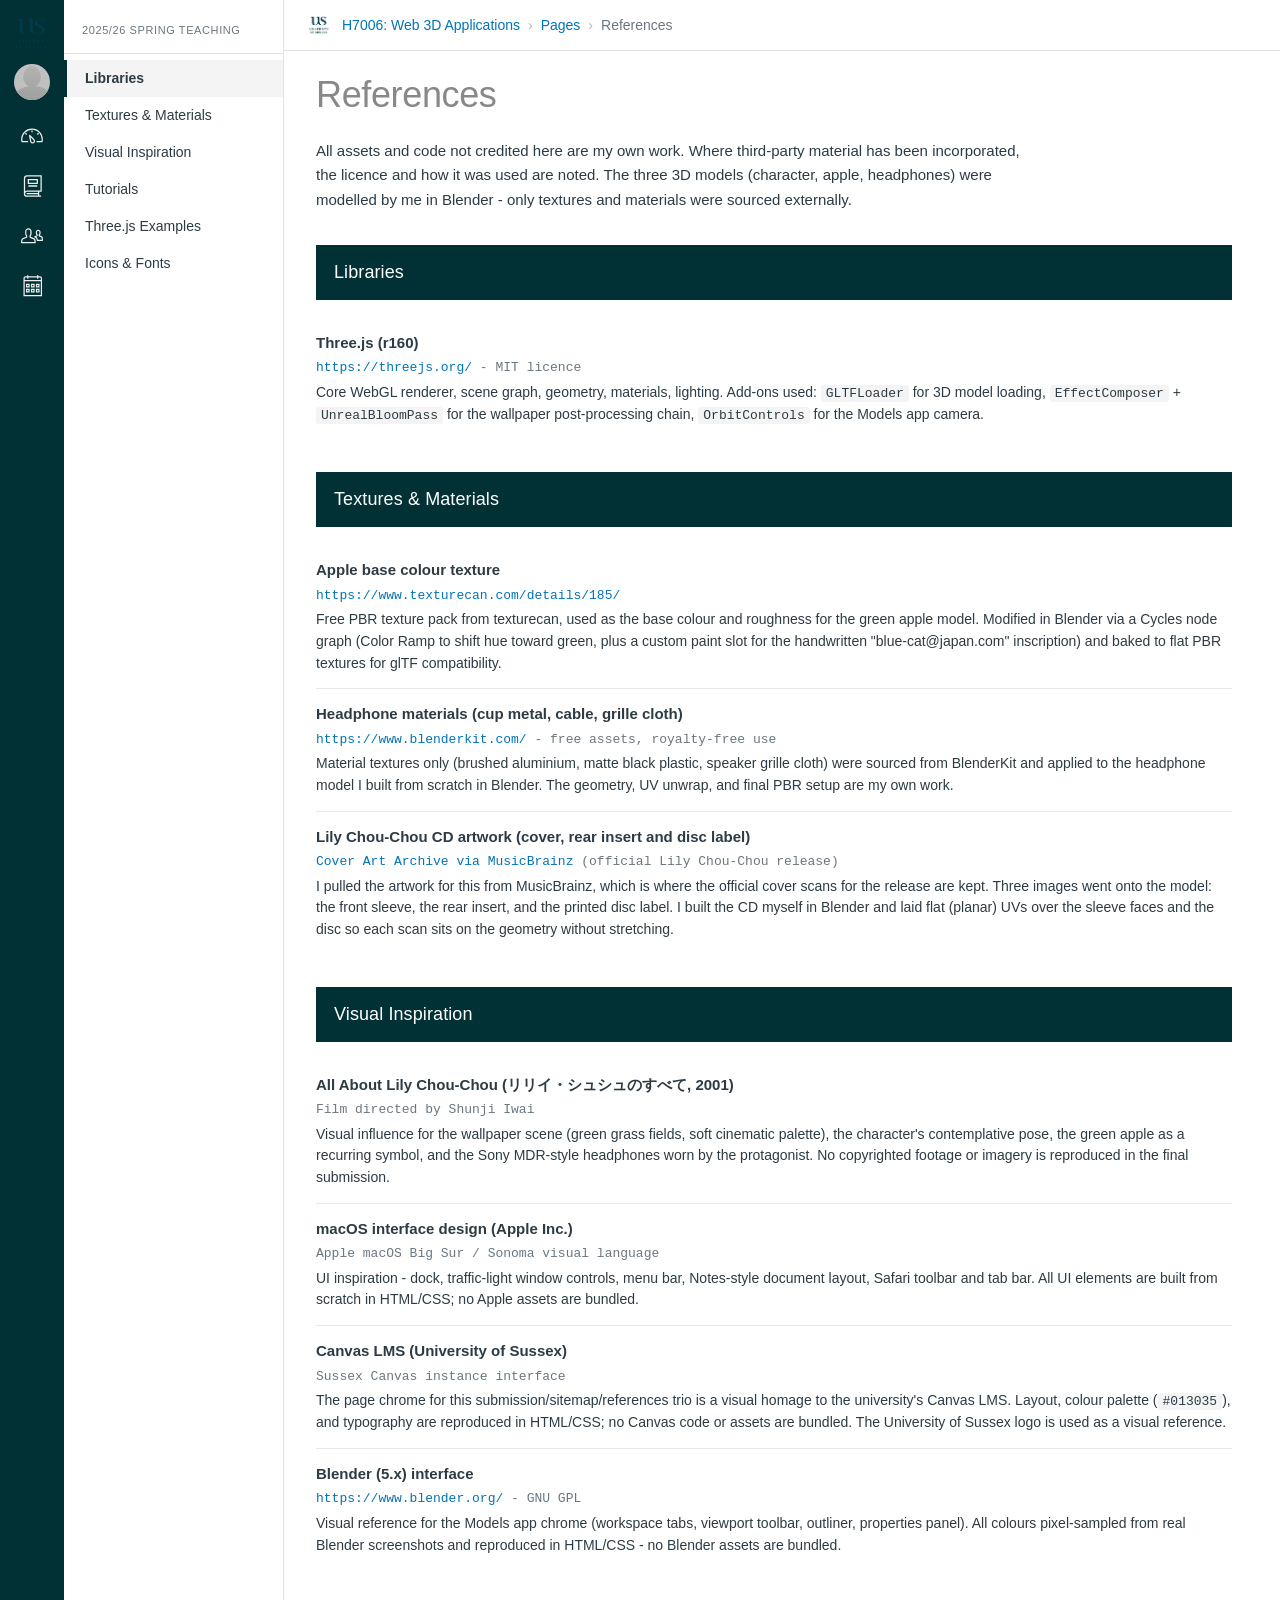
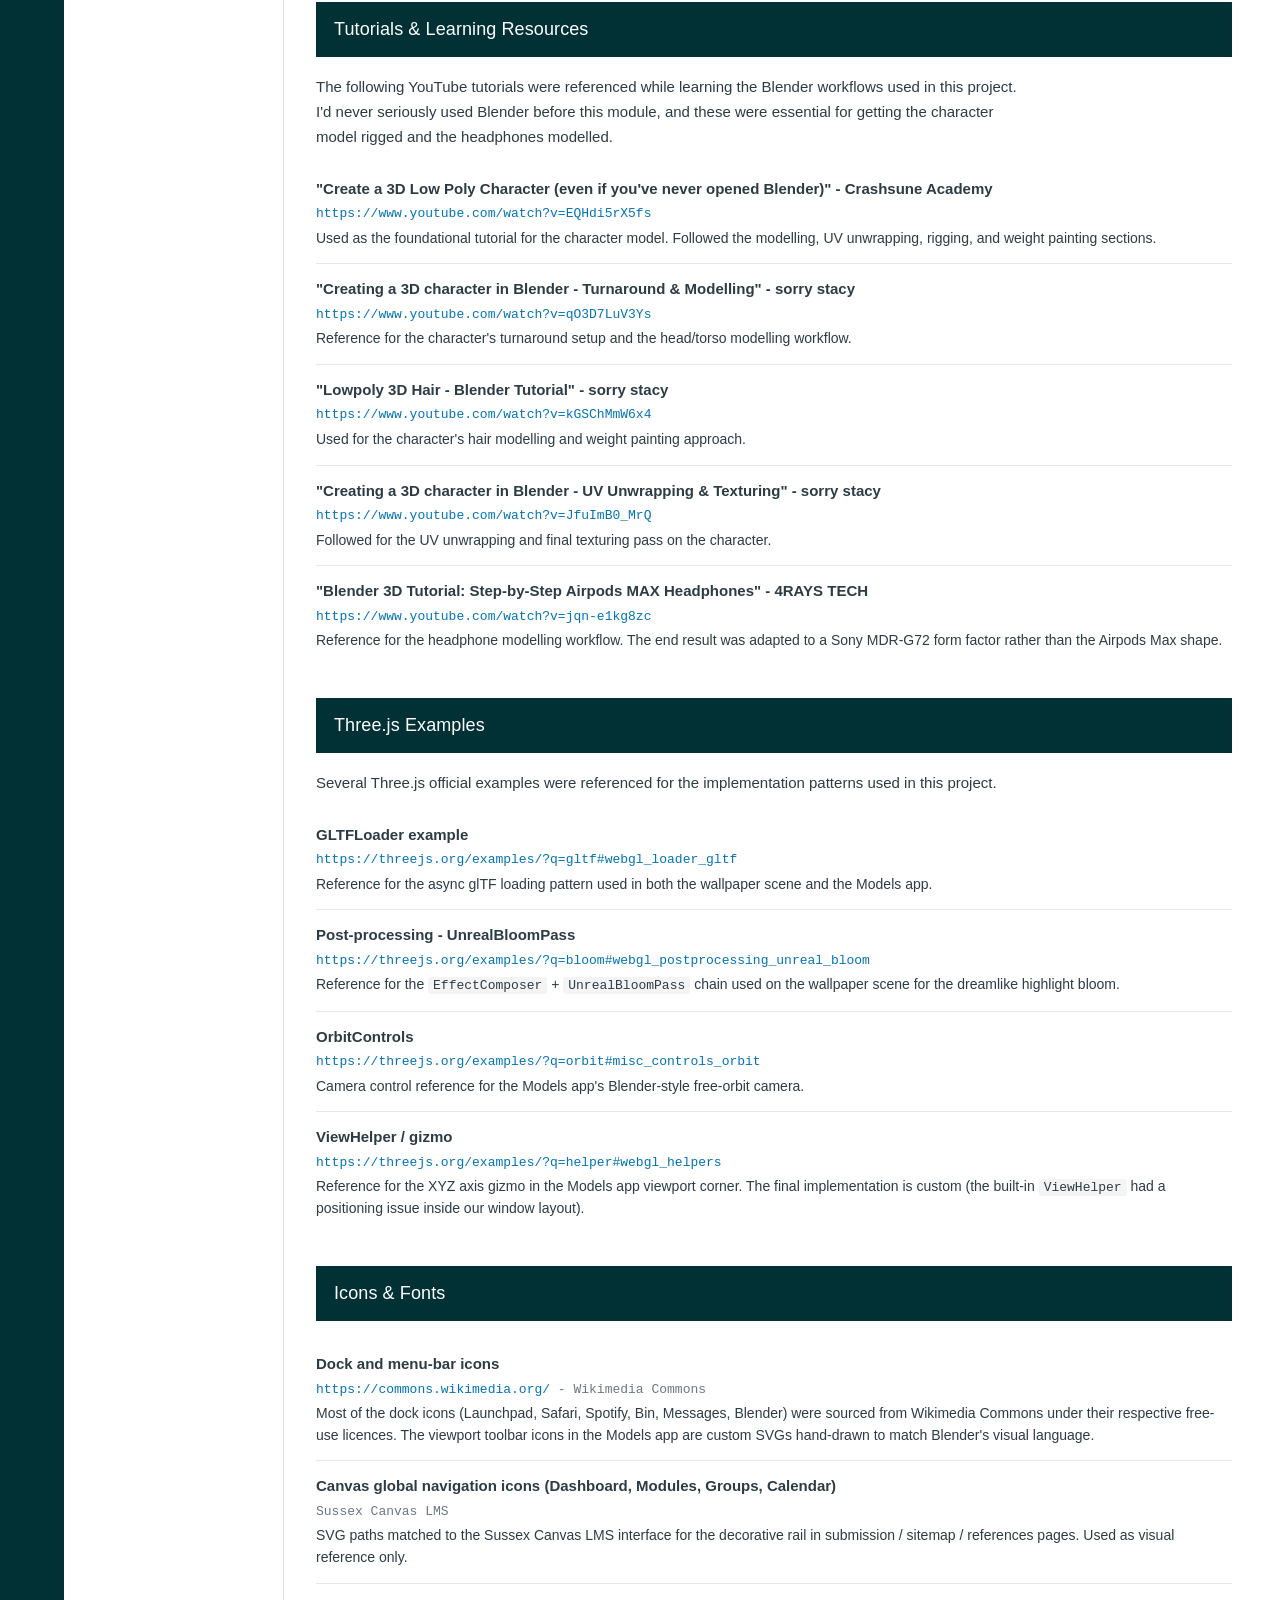
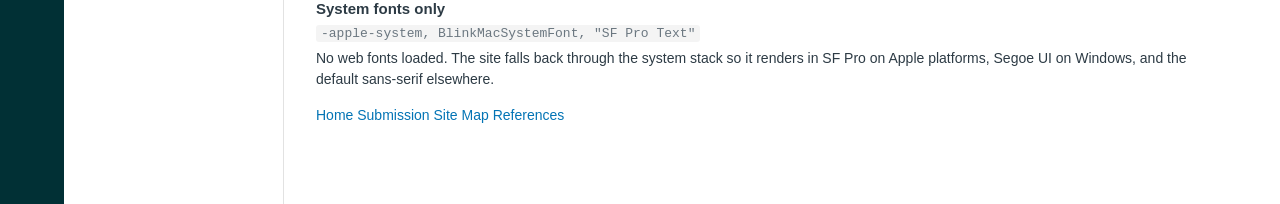
<file: references.html>
<!DOCTYPE html>
<html lang="en">
<head>
  <meta charset="UTF-8">
  <meta name="viewport" content="width=device-width, initial-scale=1.0">
  <title>References - 3D App</title>
  <link rel="stylesheet" href="css/canvas.css">
</head>
<body>
  <div class="canvas-shell">

    <nav class="canvas-rail" aria-label="Canvas global navigation">
      <div class="canvas-rail__logo" aria-hidden="true">
        <img src="assets/logo.png" alt="University of Sussex">
      </div>
      <button class="canvas-rail__avatar" type="button" aria-label="Account" tabindex="-1">
        <img src="assets/icons/avatar.png" alt="">
      </button>
      <button class="canvas-rail__icon" type="button" aria-label="Dashboard" tabindex="-1">
        <svg viewBox="0 0 280 200" xmlns="http://www.w3.org/2000/svg"><path d="M273.09,180.75H197.47V164.47h62.62A122.16,122.16,0,1,0,17.85,142a124,124,0,0,0,2,22.51H90.18v16.29H6.89l-1.5-6.22A138.51,138.51,0,0,1,1.57,142C1.57,65.64,63.67,3.53,140,3.53S278.43,65.64,278.43,142a137.67,137.67,0,0,1-3.84,32.57ZM66.49,87.63,50.24,71.38,61.75,59.86,78,76.12Zm147,0L202,76.12l16.25-16.25,11.51,11.51ZM131.85,53.82v-23h16.29v23Zm15.63,142.3a31.71,31.71,0,0,1-28-16.81c-6.4-12.08-15.73-72.29-17.54-84.25a8.15,8.15,0,0,1,13.58-7.2c8.88,8.21,53.48,49.72,59.88,61.81a31.61,31.61,0,0,1-27.9,46.45ZM121.81,116.2c4.17,24.56,9.23,50.21,12,55.49A15.35,15.35,0,1,0,161,157.3C158.18,152,139.79,133.44,121.81,116.2Z"/></svg>
      </button>
      <button class="canvas-rail__icon" type="button" aria-label="Modules" tabindex="-1">
        <svg viewBox="0 0 260 260" xmlns="http://www.w3.org/2000/svg"><path d="M73.31,198c-11.93,0-22.22,8-24,18.73a26.67,26.67,0,0,0-.3,3.63v.3a22,22,0,0,0,5.44,14.65,22.47,22.47,0,0,0,17.22,8H200V228.19h-134V213.08H200V198Zm21-105.74h90.64V62H94.3ZM79.19,107.34V46.92H200v60.42Zm7.55,30.21V122.45H192.49v15.11ZM71.65,16.71A22.72,22.72,0,0,0,49,39.36V190.88a41.12,41.12,0,0,1,24.32-8h157V16.71ZM33.88,39.36A37.78,37.78,0,0,1,71.65,1.6H245.36V198H215.15v45.32h22.66V258.4H71.65a37.85,37.85,0,0,1-37.76-37.76Z"/></svg>
      </button>
      <button class="canvas-rail__icon" type="button" aria-label="Groups" tabindex="-1">
        <svg viewBox="0 0 200 140" xmlns="http://www.w3.org/2000/svg"><path d="M134.5 129.4c0-1.1 0-19.8-6.2-31.1-4.5-8.5-16.4-12.4-35-19.2-1.7-.6-3.4-1.1-5.1-1.7v-8.5c5.6-5.1 8.5-12.4 8.5-20.3V29.4C96.6 13 83.6 0 67.2 0S37.9 13 37.9 29.4v19.2c0 7.3 3.4 14.7 8.5 20.3v8.5c-1.7.6-3.4 1.1-5.1 1.7-18.6 6.2-30.5 10.7-35 19.2C0 109.6 0 128.8 0 129.4c0 3.4 2.3 5.6 5.6 5.6h123.7c3.5 0 5.7-2.3 5.2-5.6zm-123.2-5.7c.6-5.6 1.7-14.7 3.4-19.8C17 98.8 30 94.3 43.5 89.8c2.8-1.1 5.6-2.3 9-3.4 2.3-.6 4-2.8 4-5.1V66.7c0-1.7-.6-3.4-1.7-4.5-4-3.4-6.2-8.5-6.2-13.6V29.4c0-10.2 7.9-18.1 18.1-18.1s18.1 7.9 18.1 18.1v19.2c0 5.1-2.3 10.2-6.2 13.6-1.1 1.1-1.7 2.8-1.7 4.5v14.7c0 2.3 1.7 4.5 4 5.1 2.8 1.1 6.2 2.3 9 3.4 13.6 5.1 26.6 9.6 28.8 14.1 2.8 5.1 4 13.6 4.5 19.8H11.3zM196 79.1c-2.8-6.2-11.3-9.6-22.6-13.6l-1.7-.6v-3.4c4.5-4 6.8-9.6 6.8-15.8V35c0-12.4-9.6-22-22-22s-22 10.2-22 22v10.7c0 6.2 2.3 11.9 6.8 15.8V65l-1.7.6c-7.3 2.8-13 4.5-16.9 7.3-1.7 1.1-2.3 2.8-2.3 5.1.6 1.7 1.7 3.4 3.4 4.5 7.9 4 12.4 7.3 14.1 10.7 2.3 4.5 4 10.2 5.1 18.1.6 2.3 2.8 4.5 5.6 4.5h45.8c3.4 0 5.6-2.8 5.6-5.1 0-3.9 0-24.3-4-31.6zm-42.9 25.4c-1.1-6.8-2.8-12.4-5.1-16.9-1.7-4-5.1-6.8-9.6-10.2 1.7-1.1 3.4-1.7 5.1-2.3l5.6-2.3c1.7-.6 3.4-2.8 3.4-5.1v-9.6c0-1.7-.6-3.4-2.3-4.5-2.8-1.7-4.5-5.1-4.5-8.5V34.5c0-6.2 4.5-10.7 10.7-10.7s10.7 5.1 10.7 10.7v10.7c0 3.4-1.7 6.2-4.5 8.5-1.1 1.1-2.3 2.8-2.3 4.5v10.2c0 2.3 1.1 4.5 3.4 5.1l5.6 2.3c6.8 2.3 15.3 5.6 16.4 7.9 1.7 2.8 2.8 12.4 2.8 20.9h-35.4z"/></svg>
      </button>
      <button class="canvas-rail__icon" type="button" aria-label="Calendar" tabindex="-1">
        <svg viewBox="0 0 260 290" xmlns="http://www.w3.org/2000/svg"><path d="M197.07,213.38h16.31V197.07H197.07Zm-16.31,16.31V180.76h48.92v48.92Zm-48.92-16.31h16.31V197.07H131.85Zm-16.31,16.31V180.76h48.92v48.92ZM66.62,213.38H82.93V197.07H66.62ZM50.32,229.68V180.76H99.24v48.92Zm146.75-81.53h16.31V131.85H197.07Zm-16.31,16.31V115.54h48.92v48.92Zm-48.92-16.31h16.31V131.85H131.85Zm-16.31,16.31V115.54h48.92v48.92ZM66.62,148.15H82.93V131.85H66.62ZM50.32,164.46V115.54H99.24v48.92ZM34,262.29H246V82.93H34ZM246,66.62V42.16A8.17,8.17,0,0,0,237.84,34H213.38v8.15a8.15,8.15,0,1,1-16.31,0V34H82.93v8.15a8.15,8.15,0,0,1-16.31,0V34H42.16A8.17,8.17,0,0,0,34,42.16V66.62Zm-8.15-48.92a24.49,24.49,0,0,1,24.46,24.46V278.6H17.71V42.16A24.49,24.49,0,0,1,42.16,17.71H66.62V9.55a8.15,8.15,0,0,1,16.31,0v8.15H197.07V9.55a8.15,8.15,0,1,1,16.31,0v8.15Z"/></svg>
      </button>
      <div class="canvas-rail__spacer"></div>
    </nav>

    <aside class="canvas-side" aria-label="Page sections">
      <div class="canvas-side__term">2025/26 Spring Teaching</div>
      <ul class="canvas-side__nav">
        <li><a href="#libraries" class="is-active">Libraries</a></li>
        <li><a href="#textures">Textures &amp; Materials</a></li>
        <li><a href="#inspiration">Visual Inspiration</a></li>
        <li><a href="#tutorials">Tutorials</a></li>
        <li><a href="#examples">Three.js Examples</a></li>
        <li><a href="#icons">Icons &amp; Fonts</a></li>
      </ul>
    </aside>

    <main class="canvas-main">

      <header class="canvas-header">
        <span class="canvas-header__logo" aria-hidden="true">
          <img src="assets/logo.png" alt="">
        </span>
        <span class="canvas-header__crumb">H7006: Web 3D Applications</span>
        <span class="canvas-header__sep">&rsaquo;</span>
        <span class="canvas-header__crumb">Pages</span>
        <span class="canvas-header__sep">&rsaquo;</span>
        <span class="canvas-header__crumb canvas-header__crumb--current">References</span>
      </header>

      <div class="canvas-body">

        <h1 class="canvas-body__title">References</h1>

        <p class="canvas-body__intro">
          All assets and code not credited here are my own work. Where
          third-party material has been incorporated, the licence and how it
          was used are noted. The three 3D models (character, apple,
          headphones) were modelled by me in Blender - only textures and
          materials were sourced externally.
        </p>

        <h2 class="canvas-section" id="libraries">Libraries</h2>
        <ul class="refs">
          <li>
            <div class="what">Three.js (r160)</div>
            <div class="where"><a href="https://threejs.org/" target="_blank" rel="noopener">https://threejs.org/</a> - MIT licence</div>
            <div class="how">
              Core WebGL renderer, scene graph, geometry, materials, lighting.
              Add-ons used: <code>GLTFLoader</code> for 3D model loading,
              <code>EffectComposer</code> + <code>UnrealBloomPass</code> for
              the wallpaper post-processing chain, <code>OrbitControls</code>
              for the Models app camera.
            </div>
          </li>
        </ul>

        <h2 class="canvas-section" id="textures">Textures &amp; Materials</h2>
        <ul class="refs">
          <li>
            <div class="what">Apple base colour texture</div>
            <div class="where"><a href="https://www.texturecan.com/details/185/" target="_blank" rel="noopener">https://www.texturecan.com/details/185/</a></div>
            <div class="how">
              Free PBR texture pack from texturecan, used as the base colour
              and roughness for the green apple model. Modified in Blender via
              a Cycles node graph (Color Ramp to shift hue toward green, plus
              a custom paint slot for the handwritten "blue-cat@japan.com"
              inscription) and baked to flat PBR textures for glTF
              compatibility.
            </div>
          </li>
          <li>
            <div class="what">Headphone materials (cup metal, cable, grille cloth)</div>
            <div class="where"><a href="https://www.blenderkit.com/" target="_blank" rel="noopener">https://www.blenderkit.com/</a> - free assets, royalty-free use</div>
            <div class="how">
              Material textures only (brushed aluminium, matte black plastic,
              speaker grille cloth) were sourced from BlenderKit and applied
              to the headphone model I built from scratch in Blender. The
              geometry, UV unwrap, and final PBR setup are my own work.
            </div>
          </li>
          <li>
            <div class="what">Lily Chou-Chou CD artwork (cover, rear insert and disc label)</div>
            <div class="where"><a href="https://musicbrainz.org/release/39f4ddea-52d1-4a68-b48a-2c6492bab8b0/cover-art" target="_blank" rel="noopener">Cover Art Archive via MusicBrainz</a> (official Lily Chou-Chou release)</div>
            <div class="how">
              I pulled the artwork for this from MusicBrainz, which is where the
              official cover scans for the release are kept. Three images went
              onto the model: the front sleeve, the rear insert, and the printed
              disc label. I built the CD myself in Blender and laid flat (planar)
              UVs over the sleeve faces and the disc so each scan sits on the
              geometry without stretching.
            </div>
          </li>
        </ul>

        <h2 class="canvas-section" id="inspiration">Visual Inspiration</h2>
        <ul class="refs">
          <li>
            <div class="what">All About Lily Chou-Chou (リリイ・シュシュのすべて, 2001)</div>
            <div class="where">Film directed by Shunji Iwai</div>
            <div class="how">
              Visual influence for the wallpaper scene (green grass fields,
              soft cinematic palette), the character's contemplative pose,
              the green apple as a recurring symbol, and the Sony MDR-style
              headphones worn by the protagonist. No copyrighted footage or
              imagery is reproduced in the final submission.
            </div>
          </li>
          <li>
            <div class="what">macOS interface design (Apple Inc.)</div>
            <div class="where">Apple macOS Big Sur / Sonoma visual language</div>
            <div class="how">
              UI inspiration - dock, traffic-light window controls, menu
              bar, Notes-style document layout, Safari toolbar and tab bar.
              All UI elements are built from scratch in HTML/CSS; no Apple
              assets are bundled.
            </div>
          </li>
          <li>
            <div class="what">Canvas LMS (University of Sussex)</div>
            <div class="where">Sussex Canvas instance interface</div>
            <div class="how">
              The page chrome for this submission/sitemap/references trio is
              a visual homage to the university's Canvas LMS. Layout, colour
              palette (<code>#013035</code>), and typography are reproduced
              in HTML/CSS; no Canvas code or assets are bundled. The
              University of Sussex logo is used as a visual reference.
            </div>
          </li>
          <li>
            <div class="what">Blender (5.x) interface</div>
            <div class="where"><a href="https://www.blender.org/" target="_blank" rel="noopener">https://www.blender.org/</a> - GNU GPL</div>
            <div class="how">
              Visual reference for the Models app chrome (workspace tabs,
              viewport toolbar, outliner, properties panel). All colours
              pixel-sampled from real Blender screenshots and reproduced in
              HTML/CSS - no Blender assets are bundled.
            </div>
          </li>
        </ul>

        <h2 class="canvas-section" id="tutorials">Tutorials &amp; Learning Resources</h2>

        <p>
          The following YouTube tutorials were referenced while learning the
          Blender workflows used in this project. I'd never seriously used
          Blender before this module, and these were essential for getting
          the character model rigged and the headphones modelled.
        </p>

        <ul class="refs">
          <li>
            <div class="what">"Create a 3D Low Poly Character (even if you've never opened Blender)" - Crashsune Academy</div>
            <div class="where"><a href="https://www.youtube.com/watch?v=EQHdi5rX5fs" target="_blank" rel="noopener">https://www.youtube.com/watch?v=EQHdi5rX5fs</a></div>
            <div class="how">
              Used as the foundational tutorial for the character model.
              Followed the modelling, UV unwrapping, rigging, and weight
              painting sections.
            </div>
          </li>
          <li>
            <div class="what">"Creating a 3D character in Blender - Turnaround &amp; Modelling" - sorry stacy</div>
            <div class="where"><a href="https://www.youtube.com/watch?v=qO3D7LuV3Ys" target="_blank" rel="noopener">https://www.youtube.com/watch?v=qO3D7LuV3Ys</a></div>
            <div class="how">
              Reference for the character's turnaround setup and the
              head/torso modelling workflow.
            </div>
          </li>
          <li>
            <div class="what">"Lowpoly 3D Hair - Blender Tutorial" - sorry stacy</div>
            <div class="where"><a href="https://www.youtube.com/watch?v=kGSChMmW6x4" target="_blank" rel="noopener">https://www.youtube.com/watch?v=kGSChMmW6x4</a></div>
            <div class="how">
              Used for the character's hair modelling and weight painting
              approach.
            </div>
          </li>
          <li>
            <div class="what">"Creating a 3D character in Blender - UV Unwrapping &amp; Texturing" - sorry stacy</div>
            <div class="where"><a href="https://www.youtube.com/watch?v=JfuImB0_MrQ" target="_blank" rel="noopener">https://www.youtube.com/watch?v=JfuImB0_MrQ</a></div>
            <div class="how">
              Followed for the UV unwrapping and final texturing pass on the
              character.
            </div>
          </li>
          <li>
            <div class="what">"Blender 3D Tutorial: Step-by-Step Airpods MAX Headphones" - 4RAYS TECH</div>
            <div class="where"><a href="https://www.youtube.com/watch?v=jqn-e1kg8zc" target="_blank" rel="noopener">https://www.youtube.com/watch?v=jqn-e1kg8zc</a></div>
            <div class="how">
              Reference for the headphone modelling workflow. The end result
              was adapted to a Sony MDR-G72 form factor rather than the
              Airpods Max shape.
            </div>
          </li>
        </ul>

        <h2 class="canvas-section" id="examples">Three.js Examples</h2>

        <p>
          Several Three.js official examples were referenced for the
          implementation patterns used in this project.
        </p>

        <ul class="refs">
          <li>
            <div class="what">GLTFLoader example</div>
            <div class="where"><a href="https://threejs.org/examples/?q=gltf#webgl_loader_gltf" target="_blank" rel="noopener">https://threejs.org/examples/?q=gltf#webgl_loader_gltf</a></div>
            <div class="how">
              Reference for the async glTF loading pattern used in both the
              wallpaper scene and the Models app.
            </div>
          </li>
          <li>
            <div class="what">Post-processing - UnrealBloomPass</div>
            <div class="where"><a href="https://threejs.org/examples/?q=bloom#webgl_postprocessing_unreal_bloom" target="_blank" rel="noopener">https://threejs.org/examples/?q=bloom#webgl_postprocessing_unreal_bloom</a></div>
            <div class="how">
              Reference for the <code>EffectComposer</code> +
              <code>UnrealBloomPass</code> chain used on the wallpaper scene
              for the dreamlike highlight bloom.
            </div>
          </li>
          <li>
            <div class="what">OrbitControls</div>
            <div class="where"><a href="https://threejs.org/examples/?q=orbit#misc_controls_orbit" target="_blank" rel="noopener">https://threejs.org/examples/?q=orbit#misc_controls_orbit</a></div>
            <div class="how">
              Camera control reference for the Models app's Blender-style
              free-orbit camera.
            </div>
          </li>
          <li>
            <div class="what">ViewHelper / gizmo</div>
            <div class="where"><a href="https://threejs.org/examples/?q=helper#webgl_helpers" target="_blank" rel="noopener">https://threejs.org/examples/?q=helper#webgl_helpers</a></div>
            <div class="how">
              Reference for the XYZ axis gizmo in the Models app viewport
              corner. The final implementation is custom (the built-in
              <code>ViewHelper</code> had a positioning issue inside our
              window layout).
            </div>
          </li>
        </ul>

        <h2 class="canvas-section" id="icons">Icons &amp; Fonts</h2>
        <ul class="refs">
          <li>
            <div class="what">Dock and menu-bar icons</div>
            <div class="where"><a href="https://commons.wikimedia.org/" target="_blank" rel="noopener">https://commons.wikimedia.org/</a> - Wikimedia Commons</div>
            <div class="how">
              Most of the dock icons (Launchpad, Safari, Spotify, Bin,
              Messages, Blender) were sourced from Wikimedia Commons under
              their respective free-use licences. The viewport toolbar icons
              in the Models app are custom SVGs hand-drawn to match Blender's
              visual language.
            </div>
          </li>
          <li>
            <div class="what">Canvas global navigation icons (Dashboard, Modules, Groups, Calendar)</div>
            <div class="where">Sussex Canvas LMS</div>
            <div class="how">
              SVG paths matched to the Sussex Canvas LMS interface for the
              decorative rail in submission / sitemap / references pages.
              Used as visual reference only.
            </div>
          </li>
          <li>
            <div class="what">System fonts only</div>
            <div class="where">
              <code>-apple-system, BlinkMacSystemFont, "SF Pro Text"</code>
            </div>
            <div class="how">
              No web fonts loaded. The site falls back through the system
              stack so it renders in SF Pro on Apple platforms, Segoe UI on
              Windows, and the default sans-serif elsewhere.
            </div>
          </li>
        </ul>

        <nav class="canvas-foot" aria-label="Pages">
          <a href="index.html">Home</a>
          <a href="submission.html">Submission</a>
          <a href="sitemap.html">Site Map</a>
          <a href="references.html">References</a>
        </nav>

      </div>
    </main>

  </div>

  <script>
    (function () {
      const links = document.querySelectorAll(".canvas-side__nav a");
      const sections = Array.from(links).map(a => document.querySelector(a.getAttribute("href")));
      const setActive = (idx) => links.forEach((a, i) => a.classList.toggle("is-active", i === idx));
      let ticking = false;
      function onScroll() {
        if (ticking) return; ticking = true;
        requestAnimationFrame(() => {
          const top = window.scrollY + 100;
          let active = 0;
          sections.forEach((s, i) => { if (s && s.offsetTop <= top) active = i; });
          setActive(active);
          ticking = false;
        });
      }
      window.addEventListener("scroll", onScroll, { passive: true });
      links.forEach((a, i) => a.addEventListener("click", () => setActive(i)));
    })();
  </script>
</body>
</html>
</file>
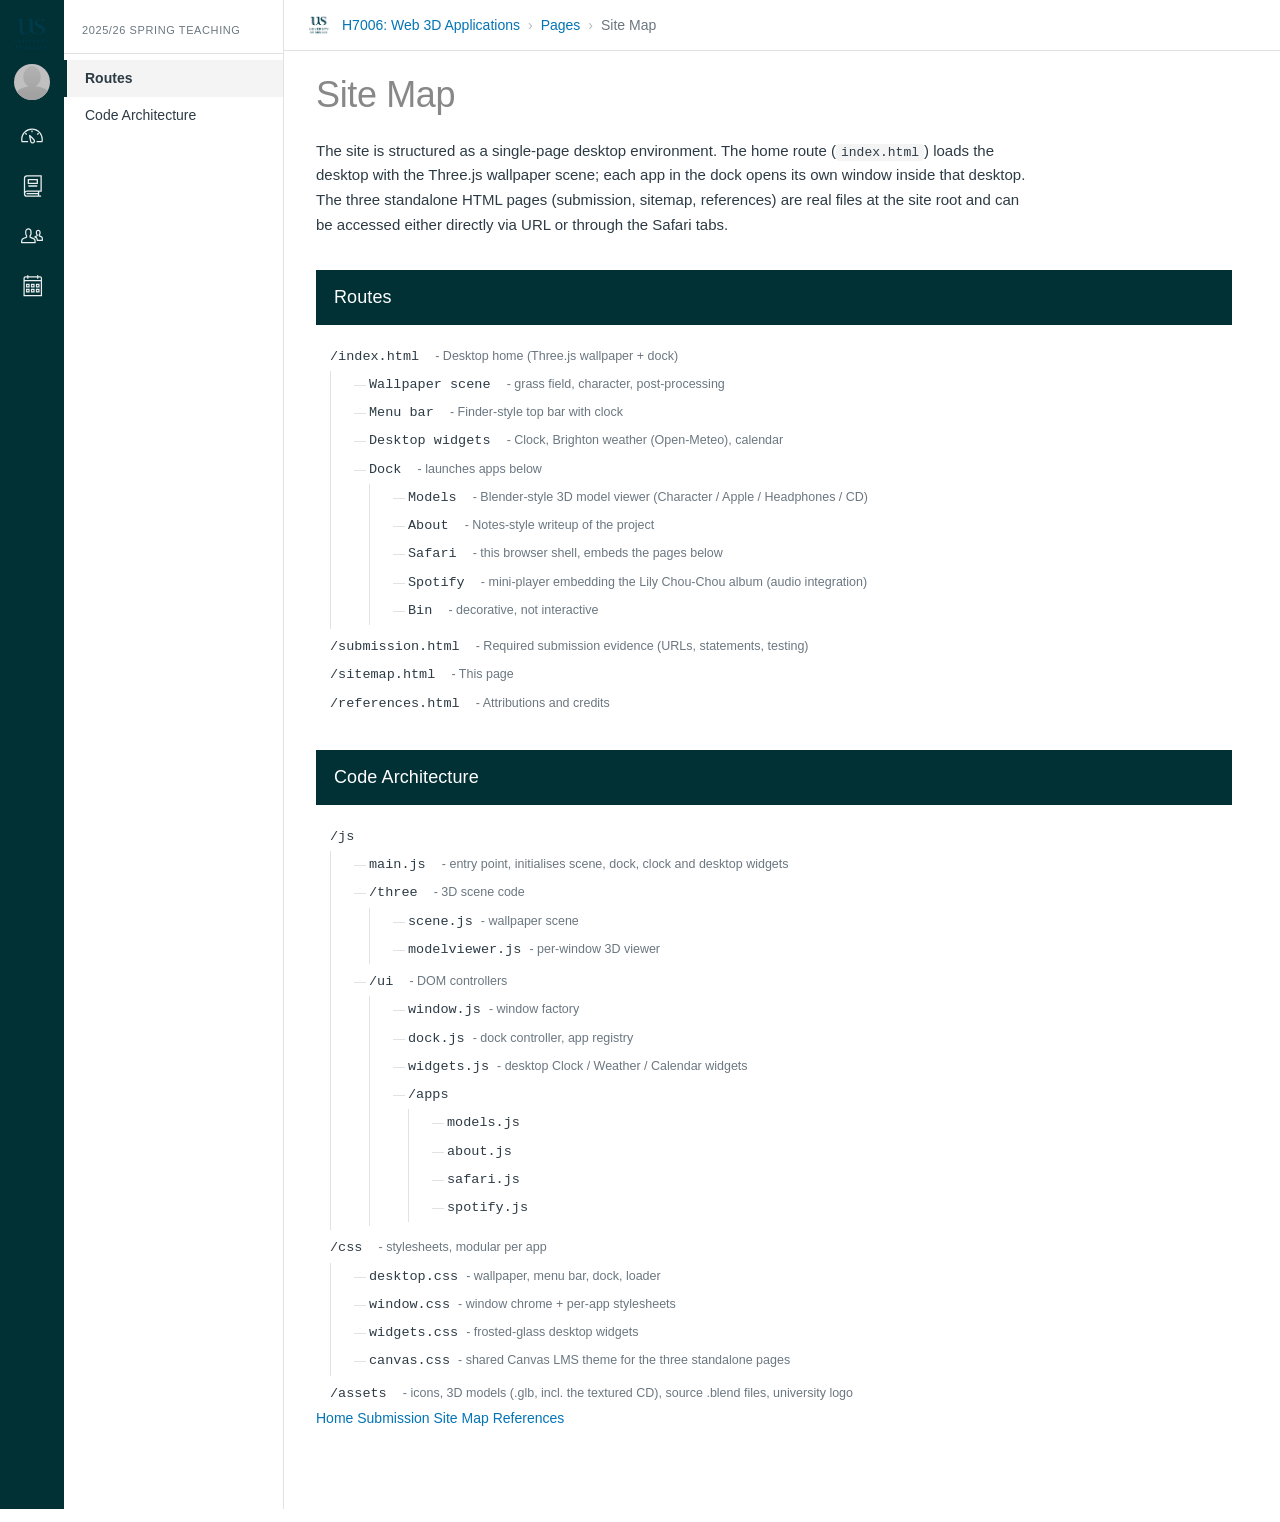
<file: sitemap.html>
<!DOCTYPE html>
<html lang="en">
<head>
  <meta charset="UTF-8">
  <meta name="viewport" content="width=device-width, initial-scale=1.0">
  <title>Site Map - 3D App</title>
  <link rel="stylesheet" href="css/canvas.css">
</head>
<body>
  <div class="canvas-shell">

    <nav class="canvas-rail" aria-label="Canvas global navigation">
      <div class="canvas-rail__logo" aria-hidden="true">
        <img src="assets/logo.png" alt="University of Sussex">
      </div>
      <button class="canvas-rail__avatar" type="button" aria-label="Account" tabindex="-1">
        <img src="assets/icons/avatar.png" alt="">
      </button>
      <button class="canvas-rail__icon" type="button" aria-label="Dashboard" tabindex="-1">
        <svg viewBox="0 0 280 200" xmlns="http://www.w3.org/2000/svg"><path d="M273.09,180.75H197.47V164.47h62.62A122.16,122.16,0,1,0,17.85,142a124,124,0,0,0,2,22.51H90.18v16.29H6.89l-1.5-6.22A138.51,138.51,0,0,1,1.57,142C1.57,65.64,63.67,3.53,140,3.53S278.43,65.64,278.43,142a137.67,137.67,0,0,1-3.84,32.57ZM66.49,87.63,50.24,71.38,61.75,59.86,78,76.12Zm147,0L202,76.12l16.25-16.25,11.51,11.51ZM131.85,53.82v-23h16.29v23Zm15.63,142.3a31.71,31.71,0,0,1-28-16.81c-6.4-12.08-15.73-72.29-17.54-84.25a8.15,8.15,0,0,1,13.58-7.2c8.88,8.21,53.48,49.72,59.88,61.81a31.61,31.61,0,0,1-27.9,46.45ZM121.81,116.2c4.17,24.56,9.23,50.21,12,55.49A15.35,15.35,0,1,0,161,157.3C158.18,152,139.79,133.44,121.81,116.2Z"/></svg>
      </button>
      <button class="canvas-rail__icon" type="button" aria-label="Modules" tabindex="-1">
        <svg viewBox="0 0 260 260" xmlns="http://www.w3.org/2000/svg"><path d="M73.31,198c-11.93,0-22.22,8-24,18.73a26.67,26.67,0,0,0-.3,3.63v.3a22,22,0,0,0,5.44,14.65,22.47,22.47,0,0,0,17.22,8H200V228.19h-134V213.08H200V198Zm21-105.74h90.64V62H94.3ZM79.19,107.34V46.92H200v60.42Zm7.55,30.21V122.45H192.49v15.11ZM71.65,16.71A22.72,22.72,0,0,0,49,39.36V190.88a41.12,41.12,0,0,1,24.32-8h157V16.71ZM33.88,39.36A37.78,37.78,0,0,1,71.65,1.6H245.36V198H215.15v45.32h22.66V258.4H71.65a37.85,37.85,0,0,1-37.76-37.76Z"/></svg>
      </button>
      <button class="canvas-rail__icon" type="button" aria-label="Groups" tabindex="-1">
        <svg viewBox="0 0 200 140" xmlns="http://www.w3.org/2000/svg"><path d="M134.5 129.4c0-1.1 0-19.8-6.2-31.1-4.5-8.5-16.4-12.4-35-19.2-1.7-.6-3.4-1.1-5.1-1.7v-8.5c5.6-5.1 8.5-12.4 8.5-20.3V29.4C96.6 13 83.6 0 67.2 0S37.9 13 37.9 29.4v19.2c0 7.3 3.4 14.7 8.5 20.3v8.5c-1.7.6-3.4 1.1-5.1 1.7-18.6 6.2-30.5 10.7-35 19.2C0 109.6 0 128.8 0 129.4c0 3.4 2.3 5.6 5.6 5.6h123.7c3.5 0 5.7-2.3 5.2-5.6zm-123.2-5.7c.6-5.6 1.7-14.7 3.4-19.8C17 98.8 30 94.3 43.5 89.8c2.8-1.1 5.6-2.3 9-3.4 2.3-.6 4-2.8 4-5.1V66.7c0-1.7-.6-3.4-1.7-4.5-4-3.4-6.2-8.5-6.2-13.6V29.4c0-10.2 7.9-18.1 18.1-18.1s18.1 7.9 18.1 18.1v19.2c0 5.1-2.3 10.2-6.2 13.6-1.1 1.1-1.7 2.8-1.7 4.5v14.7c0 2.3 1.7 4.5 4 5.1 2.8 1.1 6.2 2.3 9 3.4 13.6 5.1 26.6 9.6 28.8 14.1 2.8 5.1 4 13.6 4.5 19.8H11.3zM196 79.1c-2.8-6.2-11.3-9.6-22.6-13.6l-1.7-.6v-3.4c4.5-4 6.8-9.6 6.8-15.8V35c0-12.4-9.6-22-22-22s-22 10.2-22 22v10.7c0 6.2 2.3 11.9 6.8 15.8V65l-1.7.6c-7.3 2.8-13 4.5-16.9 7.3-1.7 1.1-2.3 2.8-2.3 5.1.6 1.7 1.7 3.4 3.4 4.5 7.9 4 12.4 7.3 14.1 10.7 2.3 4.5 4 10.2 5.1 18.1.6 2.3 2.8 4.5 5.6 4.5h45.8c3.4 0 5.6-2.8 5.6-5.1 0-3.9 0-24.3-4-31.6zm-42.9 25.4c-1.1-6.8-2.8-12.4-5.1-16.9-1.7-4-5.1-6.8-9.6-10.2 1.7-1.1 3.4-1.7 5.1-2.3l5.6-2.3c1.7-.6 3.4-2.8 3.4-5.1v-9.6c0-1.7-.6-3.4-2.3-4.5-2.8-1.7-4.5-5.1-4.5-8.5V34.5c0-6.2 4.5-10.7 10.7-10.7s10.7 5.1 10.7 10.7v10.7c0 3.4-1.7 6.2-4.5 8.5-1.1 1.1-2.3 2.8-2.3 4.5v10.2c0 2.3 1.1 4.5 3.4 5.1l5.6 2.3c6.8 2.3 15.3 5.6 16.4 7.9 1.7 2.8 2.8 12.4 2.8 20.9h-35.4z"/></svg>
      </button>
      <button class="canvas-rail__icon" type="button" aria-label="Calendar" tabindex="-1">
        <svg viewBox="0 0 260 290" xmlns="http://www.w3.org/2000/svg"><path d="M197.07,213.38h16.31V197.07H197.07Zm-16.31,16.31V180.76h48.92v48.92Zm-48.92-16.31h16.31V197.07H131.85Zm-16.31,16.31V180.76h48.92v48.92ZM66.62,213.38H82.93V197.07H66.62ZM50.32,229.68V180.76H99.24v48.92Zm146.75-81.53h16.31V131.85H197.07Zm-16.31,16.31V115.54h48.92v48.92Zm-48.92-16.31h16.31V131.85H131.85Zm-16.31,16.31V115.54h48.92v48.92ZM66.62,148.15H82.93V131.85H66.62ZM50.32,164.46V115.54H99.24v48.92ZM34,262.29H246V82.93H34ZM246,66.62V42.16A8.17,8.17,0,0,0,237.84,34H213.38v8.15a8.15,8.15,0,1,1-16.31,0V34H82.93v8.15a8.15,8.15,0,0,1-16.31,0V34H42.16A8.17,8.17,0,0,0,34,42.16V66.62Zm-8.15-48.92a24.49,24.49,0,0,1,24.46,24.46V278.6H17.71V42.16A24.49,24.49,0,0,1,42.16,17.71H66.62V9.55a8.15,8.15,0,0,1,16.31,0v8.15H197.07V9.55a8.15,8.15,0,1,1,16.31,0v8.15Z"/></svg>
      </button>
      <div class="canvas-rail__spacer"></div>
    </nav>

    <aside class="canvas-side" aria-label="Page sections">
      <div class="canvas-side__term">2025/26 Spring Teaching</div>
      <ul class="canvas-side__nav">
        <li><a href="#routes" class="is-active">Routes</a></li>
        <li><a href="#architecture">Code Architecture</a></li>
      </ul>
    </aside>

    <main class="canvas-main">

      <header class="canvas-header">
        <span class="canvas-header__logo" aria-hidden="true">
          <img src="assets/logo.png" alt="">
        </span>
        <span class="canvas-header__crumb">H7006: Web 3D Applications</span>
        <span class="canvas-header__sep">&rsaquo;</span>
        <span class="canvas-header__crumb">Pages</span>
        <span class="canvas-header__sep">&rsaquo;</span>
        <span class="canvas-header__crumb canvas-header__crumb--current">Site Map</span>
      </header>

      <div class="canvas-body">

        <h1 class="canvas-body__title">Site Map</h1>

        <p class="canvas-body__intro">
          The site is structured as a single-page desktop environment. The home
          route (<code>index.html</code>) loads the desktop with the Three.js
          wallpaper scene; each app in the dock opens its own window inside
          that desktop. The three standalone HTML pages (submission, sitemap,
          references) are real files at the site root and can be accessed
          either directly via URL or through the Safari tabs.
        </p>

        <h2 class="canvas-section" id="routes">Routes</h2>

        <ul class="tree">
          <li>
            <span class="name">/index.html</span>
            <span class="desc">- Desktop home (Three.js wallpaper + dock)</span>
            <ul>
              <li>
                <span class="name">Wallpaper scene</span>
                <span class="desc">- grass field, character, post-processing</span>
              </li>
              <li>
                <span class="name">Menu bar</span>
                <span class="desc">- Finder-style top bar with clock</span>
              </li>
              <li>
                <span class="name">Desktop widgets</span>
                <span class="desc">- Clock, Brighton weather (Open-Meteo), calendar</span>
              </li>
              <li>
                <span class="name">Dock</span>
                <span class="desc">- launches apps below</span>
                <ul>
                  <li>
                    <span class="name">Models</span>
                    <span class="desc">- Blender-style 3D model viewer (Character / Apple / Headphones / CD)</span>
                  </li>
                  <li>
                    <span class="name">About</span>
                    <span class="desc">- Notes-style writeup of the project</span>
                  </li>
                  <li>
                    <span class="name">Safari</span>
                    <span class="desc">- this browser shell, embeds the pages below</span>
                  </li>
                  <li>
                    <span class="name">Spotify</span>
                    <span class="desc">- mini-player embedding the Lily Chou-Chou album (audio integration)</span>
                  </li>
                  <li>
                    <span class="name">Bin</span>
                    <span class="desc">- decorative, not interactive</span>
                  </li>
                </ul>
              </li>
            </ul>
          </li>
          <li>
            <span class="name">/submission.html</span>
            <span class="desc">- Required submission evidence (URLs, statements, testing)</span>
          </li>
          <li>
            <span class="name">/sitemap.html</span>
            <span class="desc">- This page</span>
          </li>
          <li>
            <span class="name">/references.html</span>
            <span class="desc">- Attributions and credits</span>
          </li>
        </ul>

        <h2 class="canvas-section" id="architecture">Code Architecture</h2>

        <ul class="tree">
          <li>
            <span class="name">/js</span>
            <ul>
              <li>
                <span class="name">main.js</span>
                <span class="desc">- entry point, initialises scene, dock, clock and desktop widgets</span>
              </li>
              <li>
                <span class="name">/three</span>
                <span class="desc">- 3D scene code</span>
                <ul>
                  <li><span class="name">scene.js</span><span class="desc">- wallpaper scene</span></li>
                  <li><span class="name">modelviewer.js</span><span class="desc">- per-window 3D viewer</span></li>
                </ul>
              </li>
              <li>
                <span class="name">/ui</span>
                <span class="desc">- DOM controllers</span>
                <ul>
                  <li><span class="name">window.js</span><span class="desc">- window factory</span></li>
                  <li><span class="name">dock.js</span><span class="desc">- dock controller, app registry</span></li>
                  <li><span class="name">widgets.js</span><span class="desc">- desktop Clock / Weather / Calendar widgets</span></li>
                  <li>
                    <span class="name">/apps</span>
                    <ul>
                      <li><span class="name">models.js</span></li>
                      <li><span class="name">about.js</span></li>
                      <li><span class="name">safari.js</span></li>
                      <li><span class="name">spotify.js</span></li>
                    </ul>
                  </li>
                </ul>
              </li>
            </ul>
          </li>
          <li>
            <span class="name">/css</span>
            <span class="desc">- stylesheets, modular per app</span>
            <ul>
              <li><span class="name">desktop.css</span><span class="desc">- wallpaper, menu bar, dock, loader</span></li>
              <li><span class="name">window.css</span><span class="desc">- window chrome + per-app stylesheets</span></li>
              <li><span class="name">widgets.css</span><span class="desc">- frosted-glass desktop widgets</span></li>
              <li><span class="name">canvas.css</span><span class="desc">- shared Canvas LMS theme for the three standalone pages</span></li>
            </ul>
          </li>
          <li>
            <span class="name">/assets</span>
            <span class="desc">- icons, 3D models (.glb, incl. the textured CD), source .blend files, university logo</span>
          </li>
        </ul>

        <nav class="canvas-foot" aria-label="Pages">
          <a href="index.html">Home</a>
          <a href="submission.html">Submission</a>
          <a href="sitemap.html">Site Map</a>
          <a href="references.html">References</a>
        </nav>

      </div>
    </main>

  </div>

  <script>
    (function () {
      const links = document.querySelectorAll(".canvas-side__nav a");
      const sections = Array.from(links).map(a => document.querySelector(a.getAttribute("href")));
      const setActive = (idx) => links.forEach((a, i) => a.classList.toggle("is-active", i === idx));
      let ticking = false;
      function onScroll() {
        if (ticking) return; ticking = true;
        requestAnimationFrame(() => {
          const top = window.scrollY + 100;
          let active = 0;
          sections.forEach((s, i) => { if (s && s.offsetTop <= top) active = i; });
          setActive(active);
          ticking = false;
        });
      }
      window.addEventListener("scroll", onScroll, { passive: true });
      links.forEach((a, i) => a.addEventListener("click", () => setActive(i)));
    })();
  </script>
</body>
</html>
</file>
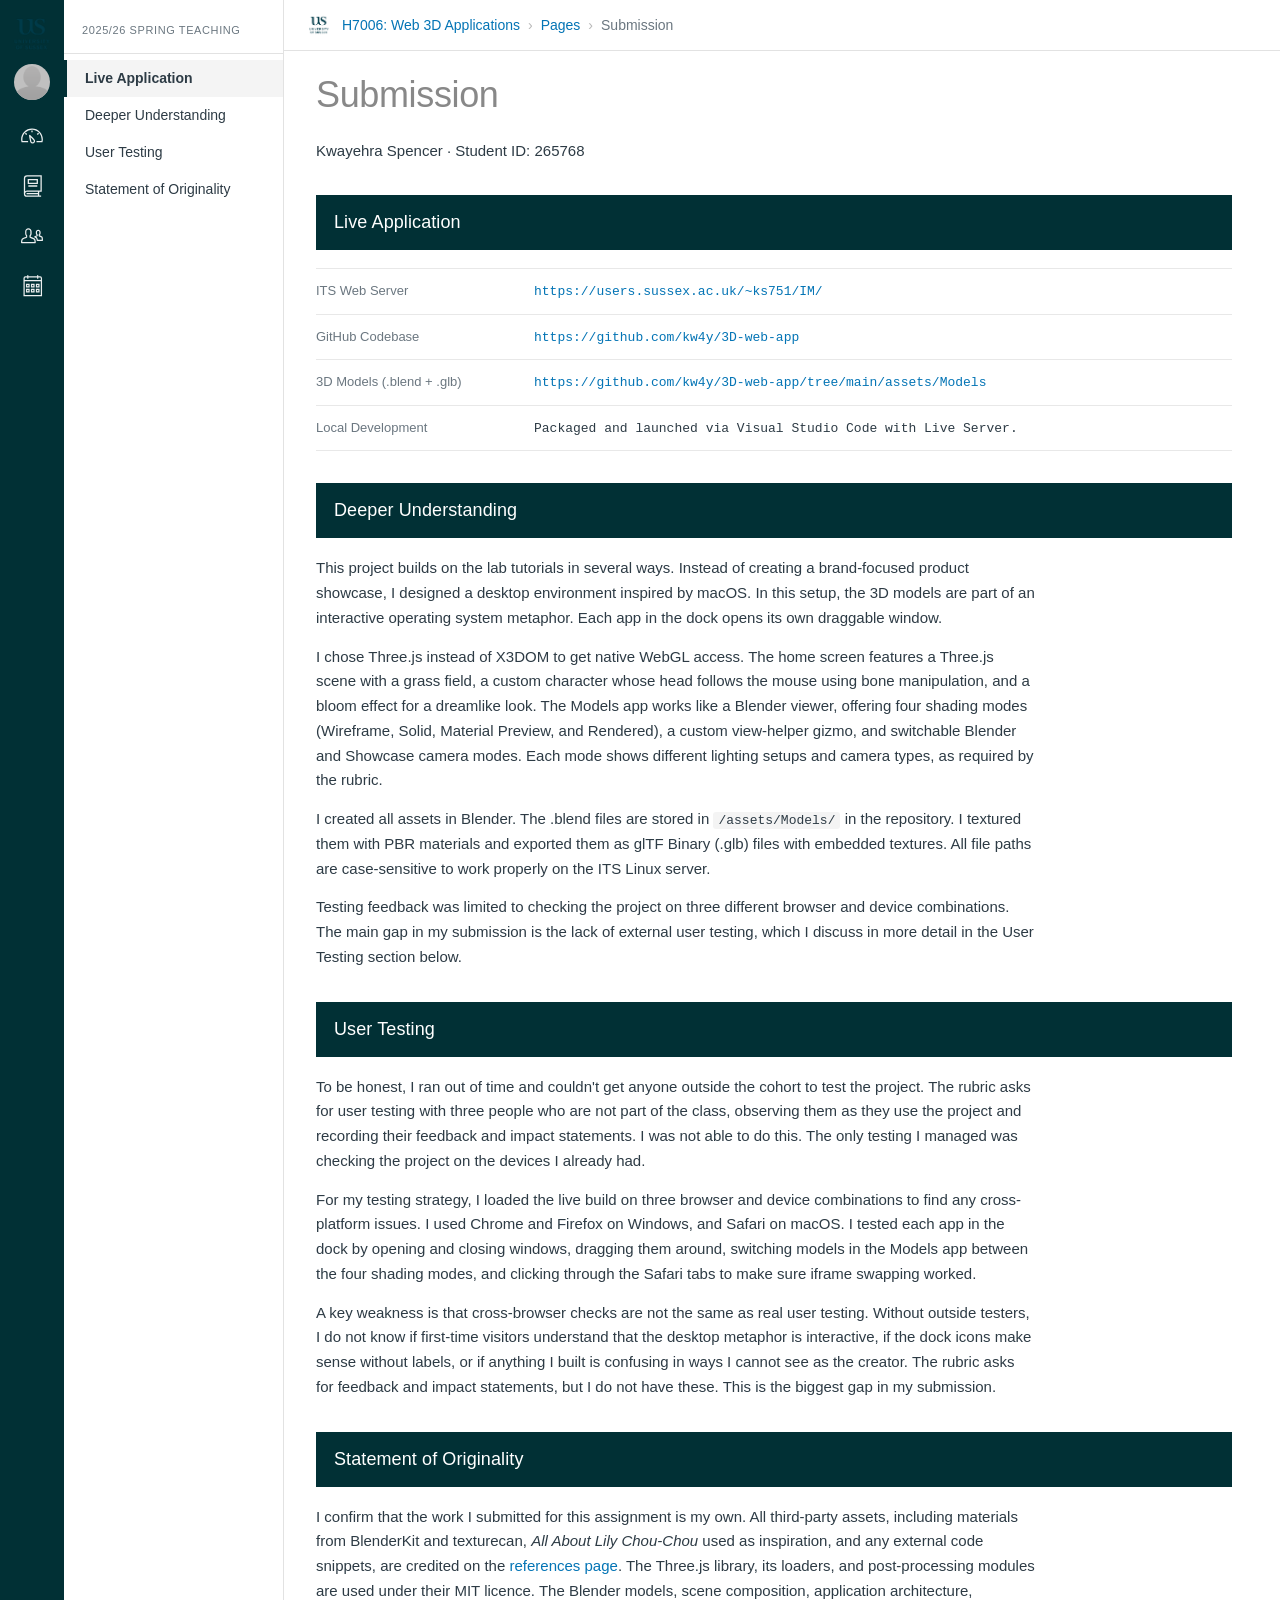
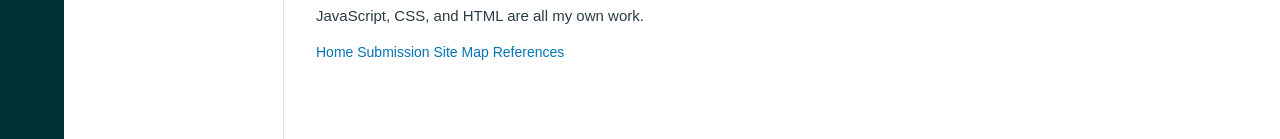
<file: submission.html>
<!DOCTYPE html>
<html lang="en">
<head>
  <meta charset="UTF-8">
  <meta name="viewport" content="width=device-width, initial-scale=1.0">
  <title>3D App Submission</title>
  <link rel="stylesheet" href="css/canvas.css">
</head>
<body>
  <div class="canvas-shell">

    <nav class="canvas-rail" aria-label="Canvas global navigation">
      <div class="canvas-rail__logo" aria-hidden="true">
        <img src="assets/logo.png" alt="University of Sussex">
      </div>

      <button class="canvas-rail__avatar" type="button" aria-label="Account" tabindex="-1">
        <img src="assets/icons/avatar.png" alt="">
      </button>

      <button class="canvas-rail__icon" type="button" aria-label="Dashboard" tabindex="-1">
        <svg viewBox="0 0 280 200" xmlns="http://www.w3.org/2000/svg"><path d="M273.09,180.75H197.47V164.47h62.62A122.16,122.16,0,1,0,17.85,142a124,124,0,0,0,2,22.51H90.18v16.29H6.89l-1.5-6.22A138.51,138.51,0,0,1,1.57,142C1.57,65.64,63.67,3.53,140,3.53S278.43,65.64,278.43,142a137.67,137.67,0,0,1-3.84,32.57ZM66.49,87.63,50.24,71.38,61.75,59.86,78,76.12Zm147,0L202,76.12l16.25-16.25,11.51,11.51ZM131.85,53.82v-23h16.29v23Zm15.63,142.3a31.71,31.71,0,0,1-28-16.81c-6.4-12.08-15.73-72.29-17.54-84.25a8.15,8.15,0,0,1,13.58-7.2c8.88,8.21,53.48,49.72,59.88,61.81a31.61,31.61,0,0,1-27.9,46.45ZM121.81,116.2c4.17,24.56,9.23,50.21,12,55.49A15.35,15.35,0,1,0,161,157.3C158.18,152,139.79,133.44,121.81,116.2Z"/></svg>
      </button>
      <button class="canvas-rail__icon" type="button" aria-label="Modules" tabindex="-1">
        <svg viewBox="0 0 260 260" xmlns="http://www.w3.org/2000/svg"><path d="M73.31,198c-11.93,0-22.22,8-24,18.73a26.67,26.67,0,0,0-.3,3.63v.3a22,22,0,0,0,5.44,14.65,22.47,22.47,0,0,0,17.22,8H200V228.19h-134V213.08H200V198Zm21-105.74h90.64V62H94.3ZM79.19,107.34V46.92H200v60.42Zm7.55,30.21V122.45H192.49v15.11ZM71.65,16.71A22.72,22.72,0,0,0,49,39.36V190.88a41.12,41.12,0,0,1,24.32-8h157V16.71ZM33.88,39.36A37.78,37.78,0,0,1,71.65,1.6H245.36V198H215.15v45.32h22.66V258.4H71.65a37.85,37.85,0,0,1-37.76-37.76Z"/></svg>
      </button>
      <button class="canvas-rail__icon" type="button" aria-label="Groups" tabindex="-1">
        <svg viewBox="0 0 200 140" xmlns="http://www.w3.org/2000/svg"><path d="M134.5 129.4c0-1.1 0-19.8-6.2-31.1-4.5-8.5-16.4-12.4-35-19.2-1.7-.6-3.4-1.1-5.1-1.7v-8.5c5.6-5.1 8.5-12.4 8.5-20.3V29.4C96.6 13 83.6 0 67.2 0S37.9 13 37.9 29.4v19.2c0 7.3 3.4 14.7 8.5 20.3v8.5c-1.7.6-3.4 1.1-5.1 1.7-18.6 6.2-30.5 10.7-35 19.2C0 109.6 0 128.8 0 129.4c0 3.4 2.3 5.6 5.6 5.6h123.7c3.5 0 5.7-2.3 5.2-5.6zm-123.2-5.7c.6-5.6 1.7-14.7 3.4-19.8C17 98.8 30 94.3 43.5 89.8c2.8-1.1 5.6-2.3 9-3.4 2.3-.6 4-2.8 4-5.1V66.7c0-1.7-.6-3.4-1.7-4.5-4-3.4-6.2-8.5-6.2-13.6V29.4c0-10.2 7.9-18.1 18.1-18.1s18.1 7.9 18.1 18.1v19.2c0 5.1-2.3 10.2-6.2 13.6-1.1 1.1-1.7 2.8-1.7 4.5v14.7c0 2.3 1.7 4.5 4 5.1 2.8 1.1 6.2 2.3 9 3.4 13.6 5.1 26.6 9.6 28.8 14.1 2.8 5.1 4 13.6 4.5 19.8H11.3zM196 79.1c-2.8-6.2-11.3-9.6-22.6-13.6l-1.7-.6v-3.4c4.5-4 6.8-9.6 6.8-15.8V35c0-12.4-9.6-22-22-22s-22 10.2-22 22v10.7c0 6.2 2.3 11.9 6.8 15.8V65l-1.7.6c-7.3 2.8-13 4.5-16.9 7.3-1.7 1.1-2.3 2.8-2.3 5.1.6 1.7 1.7 3.4 3.4 4.5 7.9 4 12.4 7.3 14.1 10.7 2.3 4.5 4 10.2 5.1 18.1.6 2.3 2.8 4.5 5.6 4.5h45.8c3.4 0 5.6-2.8 5.6-5.1 0-3.9 0-24.3-4-31.6zm-42.9 25.4c-1.1-6.8-2.8-12.4-5.1-16.9-1.7-4-5.1-6.8-9.6-10.2 1.7-1.1 3.4-1.7 5.1-2.3l5.6-2.3c1.7-.6 3.4-2.8 3.4-5.1v-9.6c0-1.7-.6-3.4-2.3-4.5-2.8-1.7-4.5-5.1-4.5-8.5V34.5c0-6.2 4.5-10.7 10.7-10.7s10.7 5.1 10.7 10.7v10.7c0 3.4-1.7 6.2-4.5 8.5-1.1 1.1-2.3 2.8-2.3 4.5v10.2c0 2.3 1.1 4.5 3.4 5.1l5.6 2.3c6.8 2.3 15.3 5.6 16.4 7.9 1.7 2.8 2.8 12.4 2.8 20.9h-35.4z"/></svg>
      </button>
      <button class="canvas-rail__icon" type="button" aria-label="Calendar" tabindex="-1">
        <svg viewBox="0 0 260 290" xmlns="http://www.w3.org/2000/svg"><path d="M197.07,213.38h16.31V197.07H197.07Zm-16.31,16.31V180.76h48.92v48.92Zm-48.92-16.31h16.31V197.07H131.85Zm-16.31,16.31V180.76h48.92v48.92ZM66.62,213.38H82.93V197.07H66.62ZM50.32,229.68V180.76H99.24v48.92Zm146.75-81.53h16.31V131.85H197.07Zm-16.31,16.31V115.54h48.92v48.92Zm-48.92-16.31h16.31V131.85H131.85Zm-16.31,16.31V115.54h48.92v48.92ZM66.62,148.15H82.93V131.85H66.62ZM50.32,164.46V115.54H99.24v48.92ZM34,262.29H246V82.93H34ZM246,66.62V42.16A8.17,8.17,0,0,0,237.84,34H213.38v8.15a8.15,8.15,0,1,1-16.31,0V34H82.93v8.15a8.15,8.15,0,0,1-16.31,0V34H42.16A8.17,8.17,0,0,0,34,42.16V66.62Zm-8.15-48.92a24.49,24.49,0,0,1,24.46,24.46V278.6H17.71V42.16A24.49,24.49,0,0,1,42.16,17.71H66.62V9.55a8.15,8.15,0,0,1,16.31,0v8.15H197.07V9.55a8.15,8.15,0,1,1,16.31,0v8.15Z"/></svg>
      </button>

      <div class="canvas-rail__spacer"></div>
    </nav>

    <!-- sidebar -->
    <aside class="canvas-side" aria-label="Page sections">
      <div class="canvas-side__term">2025/26 Spring Teaching</div>
      <ul class="canvas-side__nav">
        <li><a href="#evidence" class="is-active">Live Application</a></li>
        <li><a href="#deeper">Deeper Understanding</a></li>
        <li><a href="#testing">User Testing</a></li>
        <li><a href="#originality">Statement of Originality</a></li>
      </ul>
    </aside>

    <!-- main  -->
    <main class="canvas-main">

      <header class="canvas-header">
        <span class="canvas-header__logo" aria-hidden="true">
          <img src="assets/logo.png" alt="">
        </span>
        <span class="canvas-header__crumb">H7006: Web 3D Applications</span>
        <span class="canvas-header__sep">&rsaquo;</span>
        <span class="canvas-header__crumb">Pages</span>
        <span class="canvas-header__sep">&rsaquo;</span>
        <span class="canvas-header__crumb canvas-header__crumb--current">Submission</span>
      </header>

      <div class="canvas-body">

        <h1 class="canvas-body__title">Submission</h1>

        <p class="canvas-body__intro">
          Kwayehra Spencer &middot;
          Student ID: 265768
        </p>

        <h2 class="canvas-section" id="evidence">Live Application</h2>

        <ul class="ev-urls">
          <li>
            <span class="label">ITS Web Server</span>
            <span class="val"><a href="https://users.sussex.ac.uk/~ks751/IM/">https://users.sussex.ac.uk/~ks751/IM/</a></span>
          </li>
          <li>
            <span class="label">GitHub Codebase</span>
            <span class="val"><a href="https://github.com/kw4y/3D-web-app">https://github.com/kw4y/3D-web-app</a></span>
          </li>
          <li>
            <span class="label">3D Models (.blend + .glb)</span>
            <span class="val"><a href="https://github.com/kw4y/3D-web-app/tree/main/assets/Models">https://github.com/kw4y/3D-web-app/tree/main/assets/Models</a></span>
          </li>
          <li>
            <span class="label">Local Development</span>
            <span class="val">Packaged and launched via Visual Studio Code with Live Server.</span>
          </li>
        </ul>

        <h2 class="canvas-section" id="deeper">Deeper Understanding</h2>

        <p>
          This project builds on the lab tutorials in several ways. Instead of
          creating a brand-focused product showcase, I designed a desktop
          environment inspired by macOS. In this setup, the 3D models are part
          of an interactive operating system metaphor. Each app in the dock
          opens its own draggable window.
        </p>

        <p>
          I chose Three.js instead of X3DOM to get native WebGL access. The
          home screen features a Three.js scene with a grass field, a custom
          character whose head follows the mouse using bone manipulation, and
          a bloom effect for a dreamlike look. The Models app works like a
          Blender viewer, offering four shading modes (Wireframe, Solid,
          Material Preview, and Rendered), a custom view-helper gizmo, and
          switchable Blender and Showcase camera modes. Each mode shows
          different lighting setups and camera types, as required by the
          rubric.
        </p>

        <p>
          I created all assets in Blender. The .blend files are stored in
          <code>/assets/Models/</code> in the repository. I textured them with
          PBR materials and exported them as glTF Binary (.glb) files with
          embedded textures. All file paths are case-sensitive to work
          properly on the ITS Linux server.
        </p>

        <p>
          Testing feedback was limited to checking the project on three
          different browser and device combinations. The main gap in my
          submission is the lack of external user testing, which I discuss in
          more detail in the User Testing section below.
        </p>

        <h2 class="canvas-section" id="testing">User Testing</h2>

        <p>
          To be honest, I ran out of time and couldn't get anyone outside the
          cohort to test the project. The rubric asks for user testing with
          three people who are not part of the class, observing them as they
          use the project and recording their feedback and impact statements.
          I was not able to do this. The only testing I managed was checking
          the project on the devices I already had.
        </p>

        <p>
          For my testing strategy, I loaded the live build on three browser
          and device combinations to find any cross-platform issues. I used
          Chrome and Firefox on Windows, and Safari on macOS. I tested each
          app in the dock by opening and closing windows, dragging them
          around, switching models in the Models app between the four shading
          modes, and clicking through the Safari tabs to make sure iframe
          swapping worked.
        </p>

        <p>
          A key weakness is that cross-browser checks are not the same as real
          user testing. Without outside testers, I do not know if first-time
          visitors understand that the desktop metaphor is interactive, if the
          dock icons make sense without labels, or if anything I built is
          confusing in ways I cannot see as the creator. The rubric asks for
          feedback and impact statements, but I do not have these. This is
          the biggest gap in my submission.
        </p>

        <h2 class="canvas-section" id="originality">Statement of Originality</h2>

        <p>
          I confirm that the work I submitted for this assignment is my own.
          All third-party assets, including materials from BlenderKit and
          texturecan, <em>All About Lily Chou-Chou</em> used as inspiration,
          and any external code snippets, are credited on the
          <a href="references.html">references page</a>. The Three.js library,
          its loaders, and post-processing modules are used under their MIT
          licence. The Blender models, scene composition, application
          architecture, JavaScript, CSS, and HTML are all my own work.
        </p>

        <nav class="canvas-foot" aria-label="Pages">
          <a href="index.html">Home</a>
          <a href="submission.html">Submission</a>
          <a href="sitemap.html">Site Map</a>
          <a href="references.html">References</a>
        </nav>

      </div>
    </main>

  </div>

  <script>
    // Scroll
    (function () {
      const links = document.querySelectorAll(".canvas-side__nav a");
      const sections = Array.from(links).map(a => document.querySelector(a.getAttribute("href")));
      const setActive = (idx) => links.forEach((a, i) => a.classList.toggle("is-active", i === idx));
      let ticking = false;
      function onScroll() {
        if (ticking) return; ticking = true;
        requestAnimationFrame(() => {
          const top = window.scrollY + 100;
          let active = 0;
          sections.forEach((s, i) => { if (s && s.offsetTop <= top) active = i; });
          setActive(active);
          ticking = false;
        });
      }
      window.addEventListener("scroll", onScroll, { passive: true });
      links.forEach((a, i) => a.addEventListener("click", () => setActive(i)));
    })();
  </script>
</body>
</html>
</file>
<file: css/canvas.css>
/* Canvas  */

:root {
  --canvas-dark:        #013035;
  --canvas-rail-icon:   rgba(255, 255, 255, 0.92);
  --canvas-rail-hover:  rgba(255, 255, 255, 0.10);
  --canvas-side-bg:     #ffffff;
  --canvas-side-border: #e2e2e2;
  --canvas-side-text:   #2d3b45;
  --canvas-side-active: #013035;
  --canvas-link:        #0374b5;
  --canvas-body:        #2d3b45;
  --canvas-muted:       #6b7780;
  --canvas-section-bg:  #013035;
  --canvas-bg:          #ffffff;
}

*, *::before, *::after { box-sizing: border-box; }

html, body {
  margin: 0;
  padding: 0;
  background: var(--canvas-bg);
  color: var(--canvas-body);
  font-family: "Lato", -apple-system, BlinkMacSystemFont, "SF Pro Text",
               "Segoe UI", Helvetica, Arial, sans-serif;
  font-size: 14px;
  line-height: 1.5;
  scroll-behavior: smooth;
}


.canvas-shell {
  display: grid;
  grid-template-columns: 64px 220px 1fr;
  min-height: 100vh;
}

.canvas-rail {
  background: var(--canvas-dark);
  display: flex;
  flex-direction: column;
  align-items: center;
  padding: 10px 0 14px;
  gap: 6px;
}

.canvas-rail__logo {
  width: 48px;
  height: 48px;
  display: flex;
  align-items: center;
  justify-content: center;
  padding: 4px;
}
.canvas-rail__logo img {
  width: 100%;
  height: 100%;
  object-fit: contain;
  display: block;
}

.canvas-rail__avatar {
  width: 36px;
  height: 36px;
  border-radius: 50%;
  overflow: hidden;
  background: #c0c0c0;
  margin-bottom: 8px;
  cursor: pointer;
  border: 0;
  padding: 0;
}
.canvas-rail__avatar img {
  width: 100%;
  height: 100%;
  object-fit: cover;
  display: block;
}

.canvas-rail__icon {
  width: 44px;
  height: 44px;
  display: flex;
  align-items: center;
  justify-content: center;
  background: transparent;
  border: 0;
  border-radius: 4px;
  cursor: pointer;
  color: var(--canvas-rail-icon);
  padding: 0;
  transition: background 100ms ease;
}
.canvas-rail__icon:hover { background: var(--canvas-rail-hover); }
.canvas-rail__icon svg {
  width: 22px;
  height: 22px;
  fill: currentColor;
}
.canvas-rail__spacer { flex: 1; }

/* Inner sidebar  */
.canvas-side {
  background: var(--canvas-side-bg);
  border-right: 1px solid var(--canvas-side-border);
  padding: 22px 0 40px;
  overflow-y: auto;
}
.canvas-side__term {
  font-size: 11px;
  text-transform: uppercase;
  letter-spacing: 0.6px;
  color: var(--canvas-muted);
  padding: 0 18px 14px;
  border-bottom: 1px solid var(--canvas-side-border);
  margin-bottom: 6px;
}
.canvas-side__nav {
  list-style: none;
  padding: 0;
  margin: 0;
}
.canvas-side__nav a {
  display: block;
  padding: 8px 18px;
  color: var(--canvas-side-text);
  text-decoration: none;
  font-size: 14px;
  border-left: 3px solid transparent;
  transition: background 60ms ease, border-color 60ms ease;
}
.canvas-side__nav a:hover { background: #f4f4f4; }
.canvas-side__nav a.is-active {
  background: #f4f4f4;
  border-left-color: var(--canvas-side-active);
  font-weight: 600;
}

/* Main column  */
.canvas-main {
  background: #ffffff;
  min-width: 0;
  display: flex;
  flex-direction: column;
}

.canvas-header {
  display: flex;
  align-items: center;
  gap: 6px;
  padding: 14px 24px;
  border-bottom: 1px solid var(--canvas-side-border);
  font-size: 14px;
}
.canvas-header__logo {
  width: 22px;
  height: 22px;
  margin-right: 6px;
  flex-shrink: 0;
}
.canvas-header__logo img {
  width: 100%;
  height: 100%;
  object-fit: contain;
}
.canvas-header__crumb {
  color: var(--canvas-link);
  cursor: pointer;
}
.canvas-header__crumb--current {
  color: var(--canvas-muted);
  cursor: default;
}
.canvas-header__sep {
  color: #b8b8b8;
  margin: 0 2px;
}

.canvas-body {
  padding: 24px 32px 80px;
  max-width: 980px;
}

.canvas-body__title {
  font-size: 36px;
  font-weight: 300;
  color: #888;
  margin: 0 0 24px;
  letter-spacing: -0.01em;
  line-height: 1.1;
}

.canvas-body__intro {
  font-size: 15px;
  color: var(--canvas-body);
  margin: 0 0 28px;
  line-height: 1.6;
  max-width: 720px;
}


.canvas-section {
  background: var(--canvas-section-bg);
  color: white;
  padding: 14px 18px;
  font-size: 18px;
  font-weight: 500;
  margin: 32px 0 18px;
  letter-spacing: 0.1px;
  scroll-margin-top: 80px;
}

.canvas-body p {
  font-size: 15px;
  line-height: 1.65;
  margin: 0 0 14px;
  color: var(--canvas-body);
  max-width: 720px;
}
.canvas-body code {
  background: #f4f4f4;
  padding: 1px 5px;
  border-radius: 3px;
  font-family: ui-monospace, "SF Mono", Menlo, Consolas, monospace;
  font-size: 13px;
}
.canvas-body a {
  color: var(--canvas-link);
  text-decoration: none;
}
.canvas-body a:hover { text-decoration: underline; }

/* URL  rows */
.ev-urls {
  list-style: none;
  padding: 0;
  margin: 0;
  border-top: 1px solid #e8e8e8;
}
.ev-urls li {
  display: flex;
  align-items: baseline;
  gap: 18px;
  padding: 12px 0;
  border-bottom: 1px solid #e8e8e8;
}
.ev-urls .label {
  flex: 0 0 200px;
  color: var(--canvas-muted);
  font-size: 13px;
}
.ev-urls .val {
  flex: 1;
  word-break: break-all;
  font-family: ui-monospace, "SF Mono", Menlo, Consolas, monospace;
  font-size: 13px;
}

/*  Reference entries  */
.refs {
  list-style: none;
  padding: 0;
  margin: 0;
}
.refs li {
  padding: 14px 0;
  border-bottom: 1px solid #e8e8e8;
}
.refs li:last-child { border-bottom: none; }
.refs .what {
  font-weight: 600;
  margin-bottom: 4px;
  font-size: 15px;
}
.refs .where {
  color: var(--canvas-muted);
  font-size: 13px;
  font-family: ui-monospace, "SF Mono", Menlo, Consolas, monospace;
  margin-bottom: 4px;
  word-break: break-all;
}
.refs .how {
  font-size: 14px;
  line-height: 1.55;
}

/*  Tree structure */
.tree {
  list-style: none;
  padding-left: 0;
  margin: 0;
  font-family: ui-monospace, "SF Mono", Menlo, Consolas, monospace;
  font-size: 13.5px;
}
.tree ul {
  list-style: none;
  padding-left: 24px;
  margin: 4px 0 0;
  border-left: 1px solid var(--canvas-side-border);
}
.tree li {
  padding: 4px 0 4px 14px;
  position: relative;
}
.tree ul li::before {
  content: "";
  position: absolute;
  left: -1px;
  top: 14px;
  width: 12px;
  height: 1px;
  background: var(--canvas-side-border);
}
.tree .name { font-weight: 500; }
.tree .desc {
  color: var(--canvas-muted);
  font-size: 12.5px;
  margin-left: 8px;
  font-family: -apple-system, BlinkMacSystemFont, sans-serif;
}


@media (max-width: 720px) {
  .canvas-shell { grid-template-columns: 64px 1fr; }
  .canvas-side { display: none; }
}
</file>
